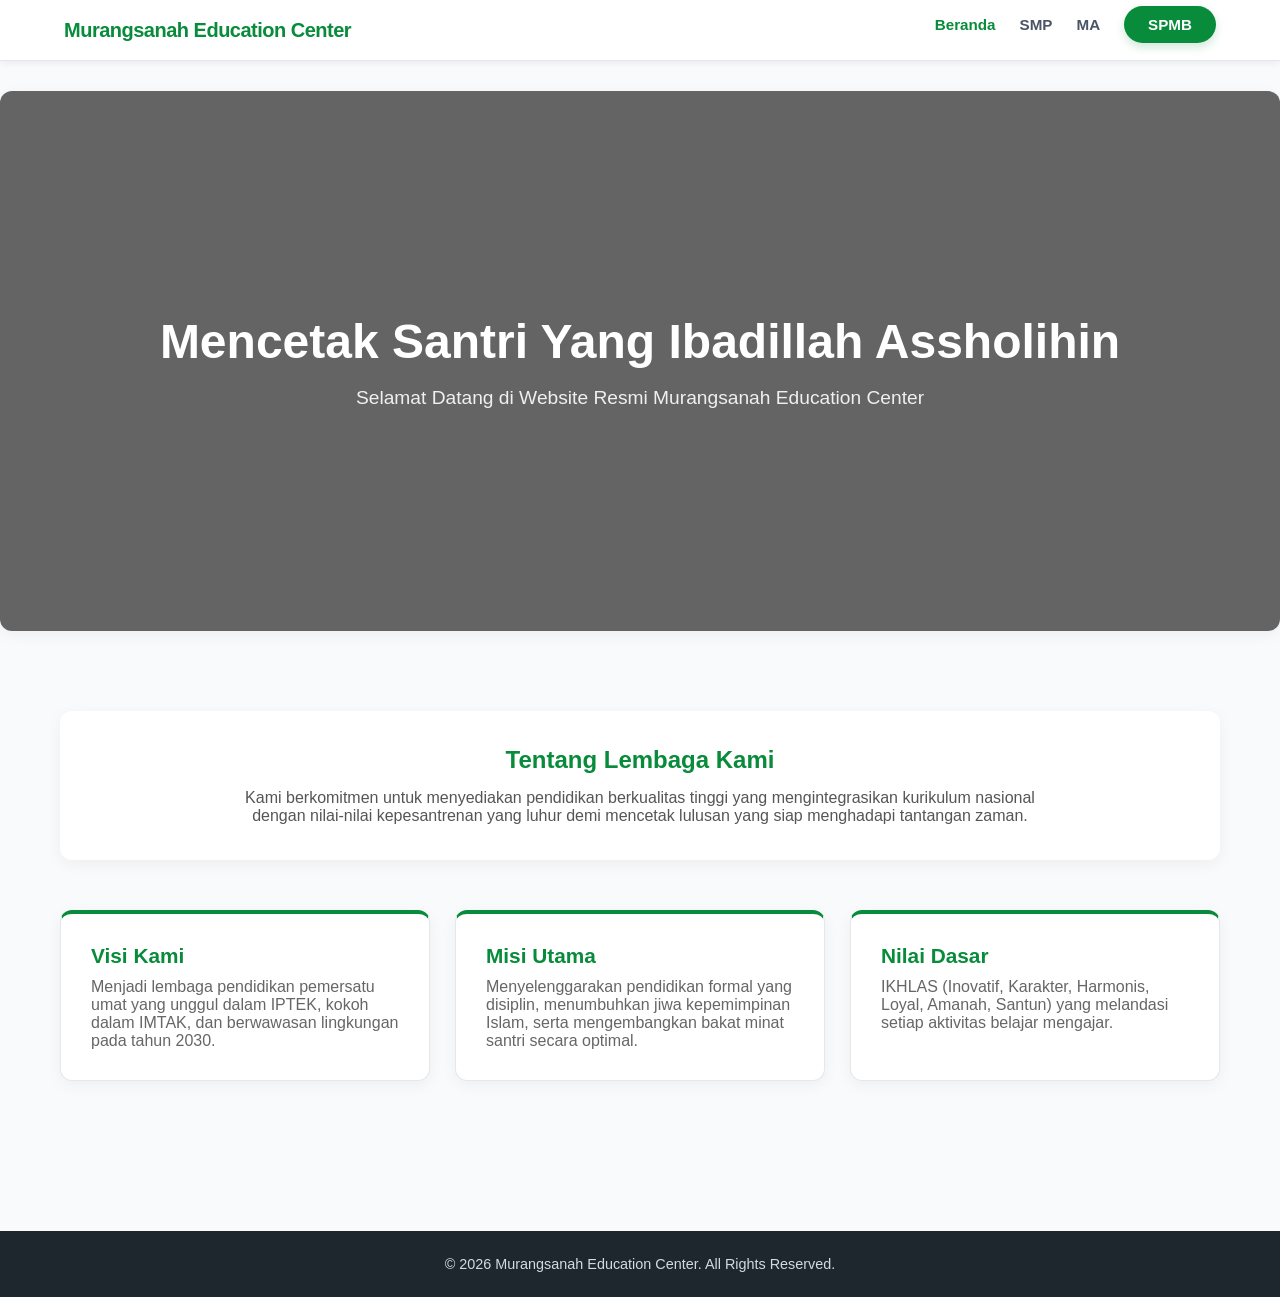
<file: index.html>
<!DOCTYPE html>
<html lang="id">
<head>
    <meta charset="UTF-8">
    <meta name="viewport" content="width=device-width, initial-scale=1.0">
    <title>Murangsanah Education Center</title>
    <link rel="stylesheet" href="style.css">
</head>
<body>

    <!-- NAVBAR -->
    <header>
        <nav class="navbar">
            <div class="logo">
                <a href="index.html">Murangsanah Education Center</a>
            </div>
            
            <!-- Tombol Hamburger Tambahan -->
            <button class="menu-toggle">
                <span></span>
                <span></span>
                <span></span>
            </button>

            <ul class="nav-links">
                <li><a href="index.html" class="active">Beranda</a></li>
                <li><a href="smp.html">SMP</a></li>
                <li><a href="ma.html">MA</a></li>
                <li><a href="spmb.html" class="btn-spmb">SPMB</a></li>
            </ul>
        </nav>
    </header>

    <!-- HERO SECTION -->
    <section class="hero">
        <h1>Mencetak Santri Yang Ibadillah Assholihin</h1>
        <p>Selamat Datang di Website Resmi Murangsanah Education Center</p>
    </section>

    <!-- IDENTITAS LEMBAGA -->
    <main class="container">
        <section style="text-align: center; margin-bottom: 50px;">
            <h2 style="color: var(--primary-green); margin-bottom: 15px;">Tentang Lembaga Kami</h2>
            <p style="max-width: 800px; margin: 0 auto; color: #555;">Kami berkomitmen untuk menyediakan pendidikan berkualitas tinggi yang mengintegrasikan kurikulum nasional dengan nilai-nilai kepesantrenan yang luhur demi mencetak lulusan yang siap menghadapi tantangan zaman.</p>
        </section>

        <!-- VISI MISI -->
        <div class="grid-3">
            <div class="card">
                <h3>Visi Kami</h3>
                <p style="margin-top: 10px; color: #666;">Menjadi lembaga pendidikan pemersatu umat yang unggul dalam IPTEK, kokoh dalam IMTAK, dan berwawasan lingkungan pada tahun 2030.</p>
            </div>
            <div class="card">
                <h3>Misi Utama</h3>
                <p style="margin-top: 10px; color: #666;">Menyelenggarakan pendidikan formal yang disiplin, menumbuhkan jiwa kepemimpinan Islam, serta mengembangkan bakat minat santri secara optimal.</p>
            </div>
            <div class="card">
                <h3>Nilai Dasar</h3>
                <p style="margin-top: 10px; color: #666;">IKHLAS (Inovatif, Karakter, Harmonis, Loyal, Amanah, Santun) yang melandasi setiap aktivitas belajar mengajar.</p>
            </div>
        </div>
    </main>

    <footer>
        <p>&copy; 2026 Murangsanah Education Center. All Rights Reserved.</p>
    </footer>

    <!-- Script Hamburger -->
    <script>
        const menuToggle = document.querySelector('.menu-toggle');
        const navLinks = document.querySelector('.nav-links');

        menuToggle.addEventListener('click', () => {
            menuToggle.classList.toggle('active');
            navLinks.classList.toggle('active');
        });
    </script>
</body>
</html>
</file>
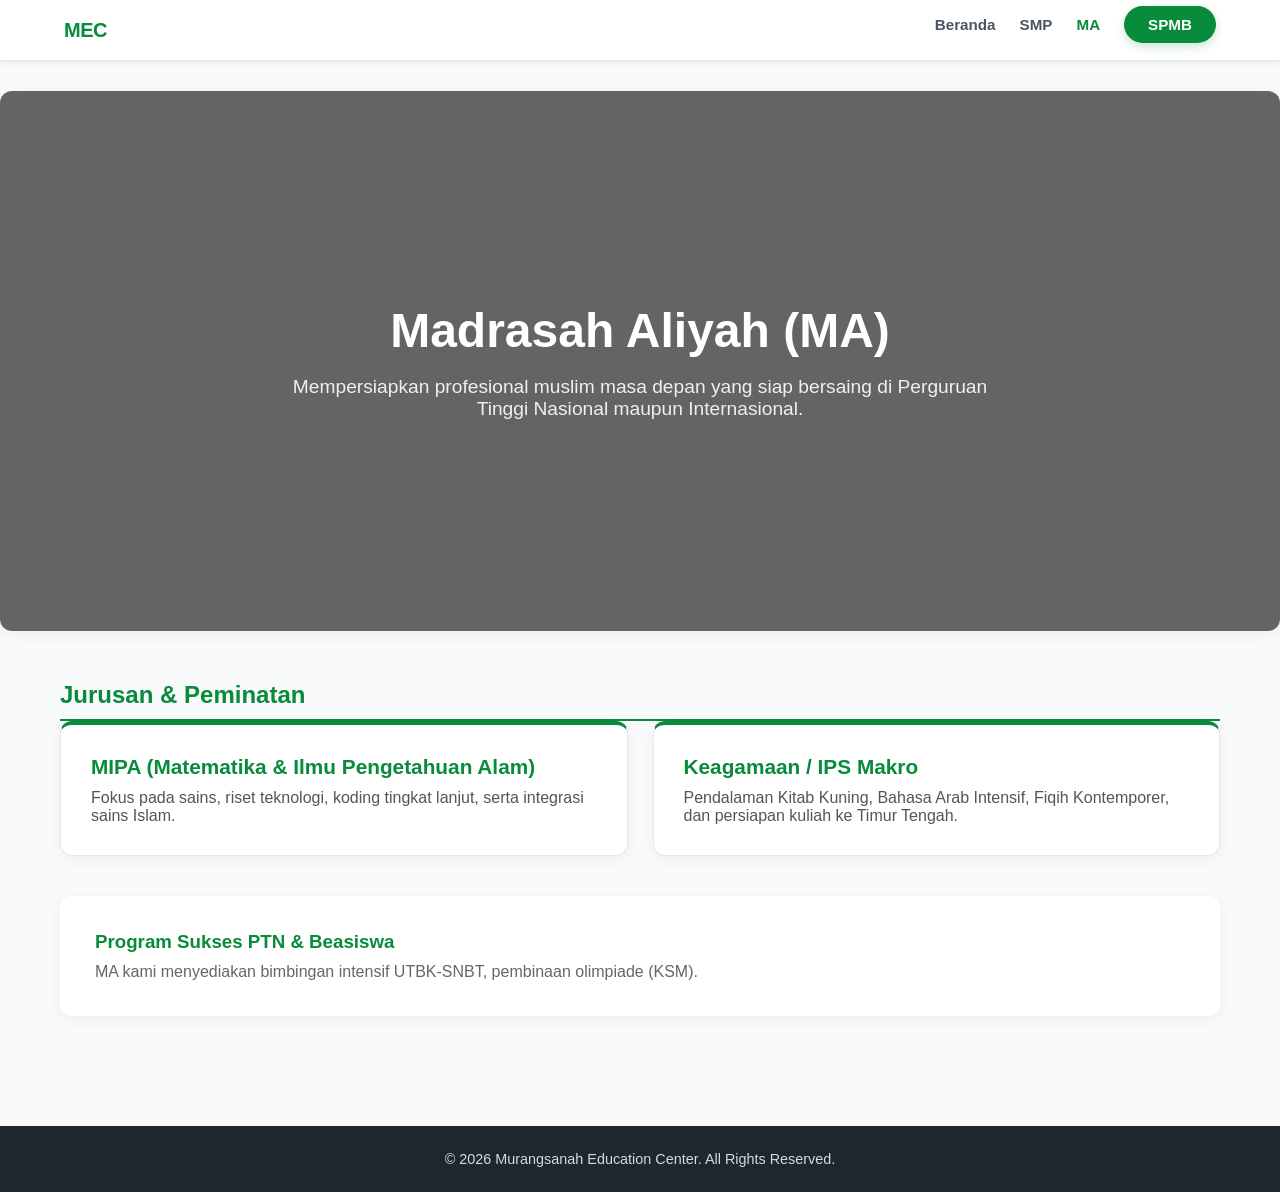
<file: ma.html>
<!DOCTYPE html>
<html lang="id">
<head>
    <meta charset="UTF-8">
    <meta name="viewport" content="width=device-width, initial-scale=1.0">
    <title>Informasi Lengkap MA</title>
    <link rel="stylesheet" href="style.css">
</head>
<body>

    <header>
        <nav class="navbar">
            <div class="logo"><a href="index.html">MEC</a></div>
            
            <!-- Tombol Hamburger Tambahan -->
            <button class="menu-toggle">
                <span></span>
                <span></span>
                <span></span>
            </button>

            <ul class="nav-links">
                <li><a href="index.html">Beranda</a></li>
                <li><a href="smp.html">SMP</a></li>
                <li><a href="ma.html" class="active">MA</a></li>
                <li><a href="spmb.html" class="btn-spmb">SPMB</a></li>
            </ul>
        </nav>
    </header>

    <section class="hero">
        <h1>Madrasah Aliyah (MA)</h1>
        <p>Mempersiapkan profesional muslim masa depan yang siap bersaing di Perguruan Tinggi Nasional maupun Internasional.</p>
    </section>

    <main class="container">
        <h2 style="color: var(--primary-green); border-bottom: 2px solid var(--primary-green); padding-bottom: 10px;">Jurusan & Peminatan</h2>
        
        <div class="grid-3" style="grid-template-columns: repeat(auto-fit, minmax(400px, 1fr));">
            <div class="card">
                <h3>MIPA (Matematika & Ilmu Pengetahuan Alam)</h3>
                <p style="margin-top:10px; color:#555;">Fokus pada sains, riset teknologi, koding tingkat lanjut, serta integrasi sains Islam.</p>
            </div>
            <div class="card">
                <h3>Keagamaan / IPS Makro</h3>
                <p style="margin-top:10px; color:#555;">Pendalaman Kitab Kuning, Bahasa Arab Intensif, Fiqih Kontemporer, dan persiapan kuliah ke Timur Tengah.</p>
            </div>
        </div>

        <section style="margin-top: 30px;">
            <h3 style="color: var(--primary-green);">Program Sukses PTN & Beasiswa</h3>
            <p style="color: #666; margin-top: 10px;">MA kami menyediakan bimbingan intensif UTBK-SNBT, pembinaan olimpiade (KSM).</p>
        </section>
    </main>

    <footer>
        <p>&copy; 2026 Murangsanah Education Center. All Rights Reserved.</p>
    </footer>

    <!-- Script Hamburger -->
    <script>
        const menuToggle = document.querySelector('.menu-toggle');
        const navLinks = document.querySelector('.nav-links');

        menuToggle.addEventListener('click', () => {
            menuToggle.classList.toggle('active');
            navLinks.classList.toggle('active');
        });
    </script>
</body>
</html>
</file>
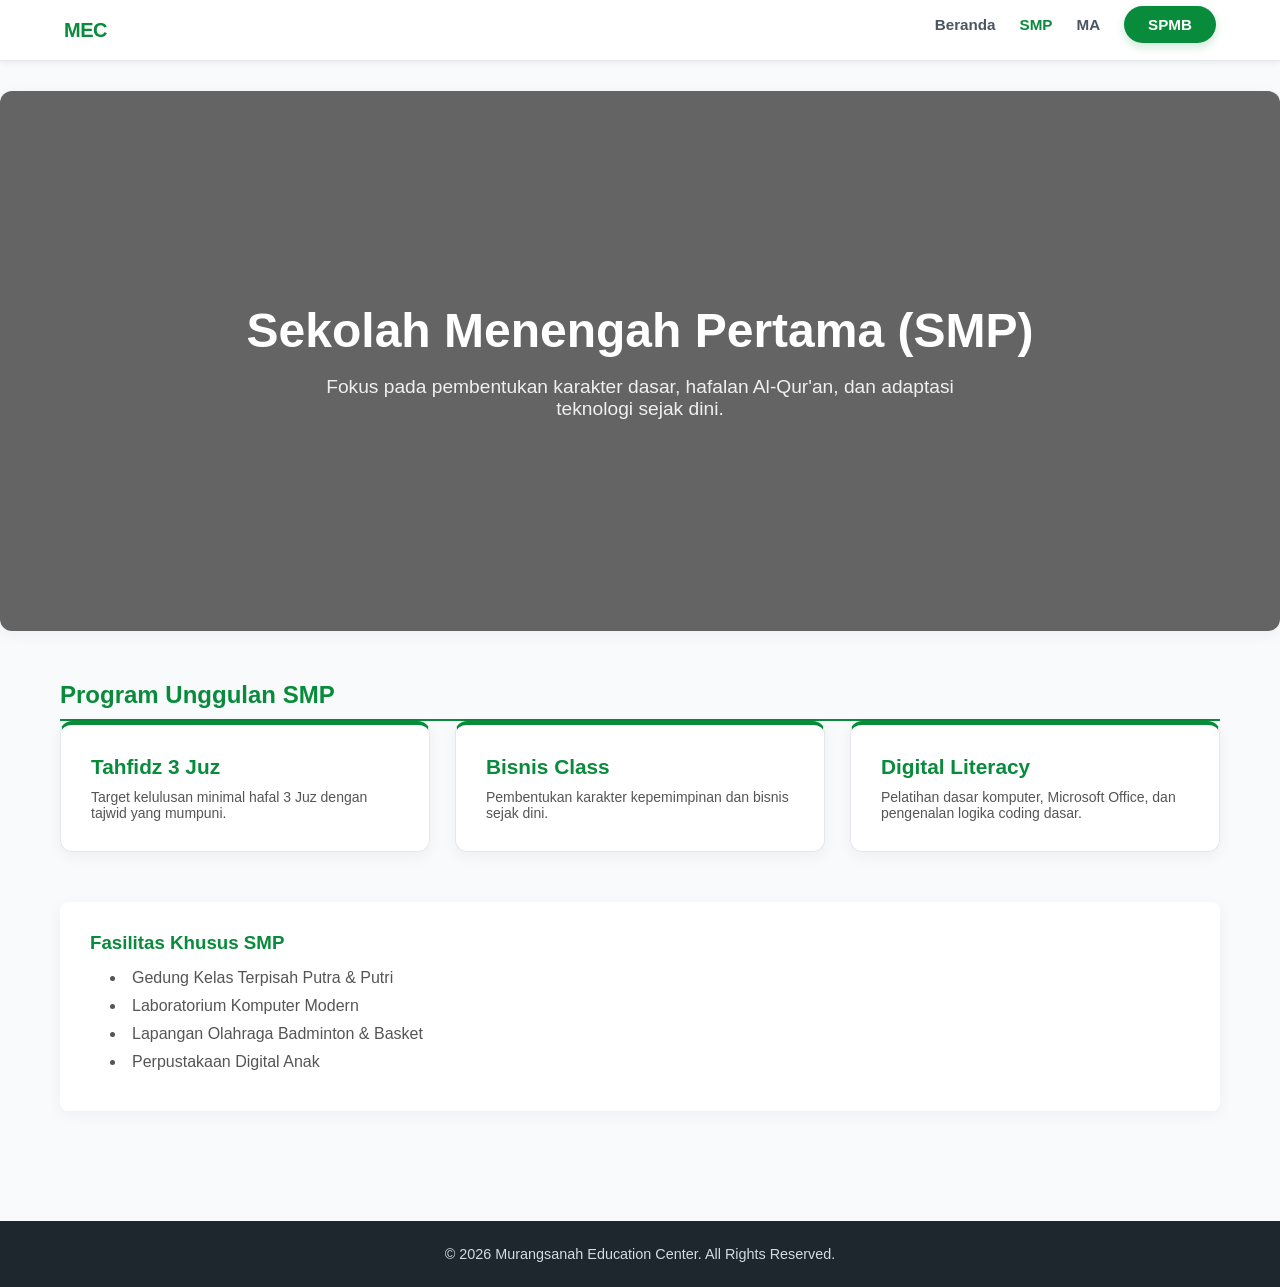
<file: smp.html>
<!DOCTYPE html>
<html lang="id">
<head>
    <meta charset="UTF-8">
    <meta name="viewport" content="width=device-width, initial-scale=1.0">
    <title>Informasi Lengkap SMP</title>
    <link rel="stylesheet" href="style.css">
</head>
<body>

    <header>
        <nav class="navbar">
            <div class="logo"><a href="index.html">MEC</a></div>
            
            <!-- Tombol Hamburger Tambahan -->
            <button class="menu-toggle">
                <span></span>
                <span></span>
                <span></span>
            </button>

            <ul class="nav-links">
                <li><a href="index.html">Beranda</a></li>
                <li><a href="smp.html" class="active">SMP</a></li>
                <li><a href="ma.html">MA</a></li>
                <li><a href="spmb.html" class="btn-spmb">SPMB</a></li>
            </ul>
        </nav>
    </header>

    <section class="hero">
        <h1>Sekolah Menengah Pertama (SMP)</h1>
        <p>Fokus pada pembentukan karakter dasar, hafalan Al-Qur'an, dan adaptasi teknologi sejak dini.</p>
    </section>

    <main class="container">
        <h2 style="color: var(--primary-green); border-bottom: 2px solid var(--primary-green); padding-bottom: 10px;">Program Unggulan SMP</h2>
        
        <div class="grid-3">
            <div class="card">
                <h4>Tahfidz 3 Juz</h4>
                <p style="font-size: 14px; margin-top: 5px; color:#555;">Target kelulusan minimal hafal 3 Juz dengan tajwid yang mumpuni.</p>
            </div>
            <div class="card">
                <h4>Bisnis Class</h4>
                <p style="font-size: 14px; margin-top: 5px; color:#555;">Pembentukan karakter kepemimpinan dan bisnis sejak dini.</p>
            </div>
            <div class="card">
                <h4>Digital Literacy</h4>
                <p style="font-size: 14px; margin-top: 5px; color:#555;">Pelatihan dasar komputer, Microsoft Office, dan pengenalan logika coding dasar.</p>
            </div>
        </div>

        <section style="margin-top: 50px; background: white; padding: 30px; border-radius: 8px;">
            <h3 style="color: var(--primary-green); margin-bottom: 15px;">Fasilitas Khusus SMP</h3>
            <ul style="padding-left: 20px; color: #555;">
                <li>Gedung Kelas Terpisah Putra & Putri</li>
                <li>Laboratorium Komputer Modern</li>
                <li>Lapangan Olahraga Badminton & Basket</li>
                <li>Perpustakaan Digital Anak</li>
            </ul>
        </section>
    </main>

    <footer>
        <p>&copy; 2026 Murangsanah Education Center. All Rights Reserved.</p>
    </footer>

    <!-- Script Hamburger -->
    <script>
        const menuToggle = document.querySelector('.menu-toggle');
        const navLinks = document.querySelector('.nav-links');

        menuToggle.addEventListener('click', () => {
            menuToggle.classList.toggle('active');
            navLinks.classList.toggle('active');
        });
    </script>
</body>
</html>
</file>
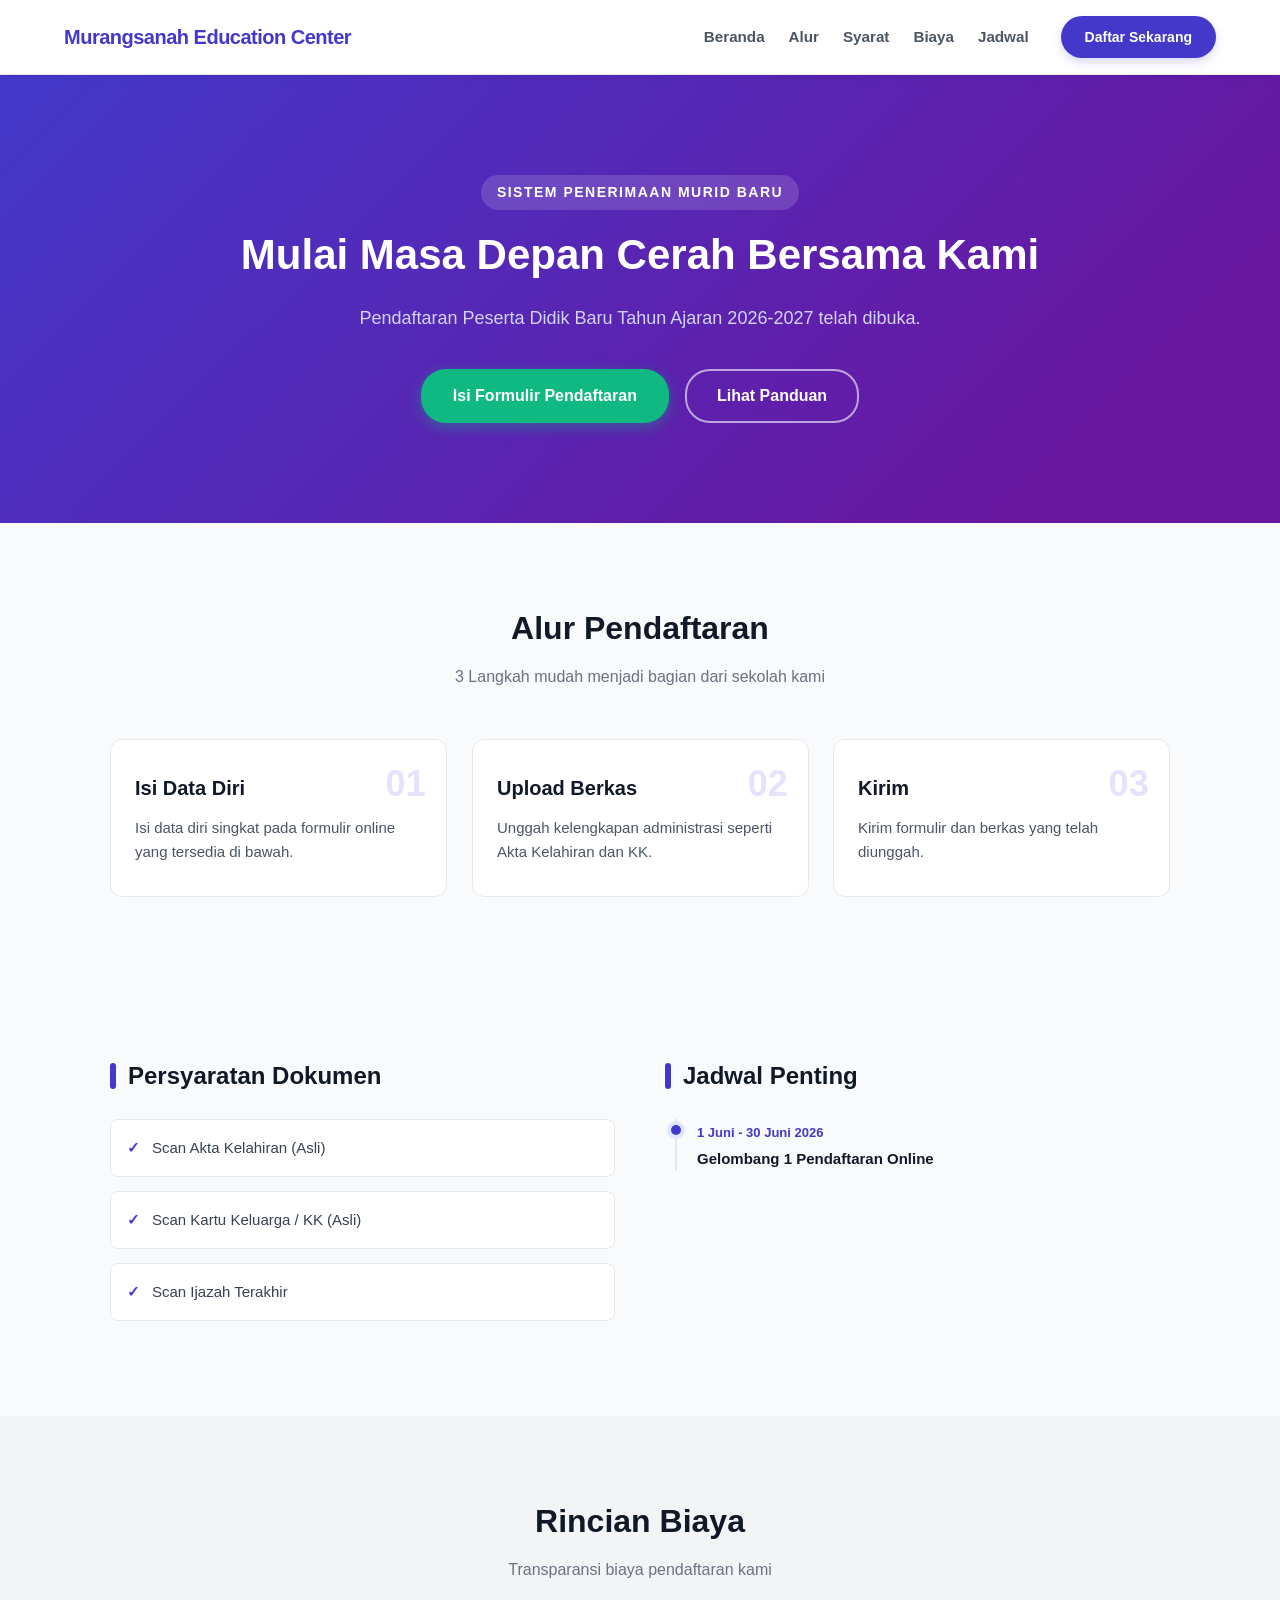
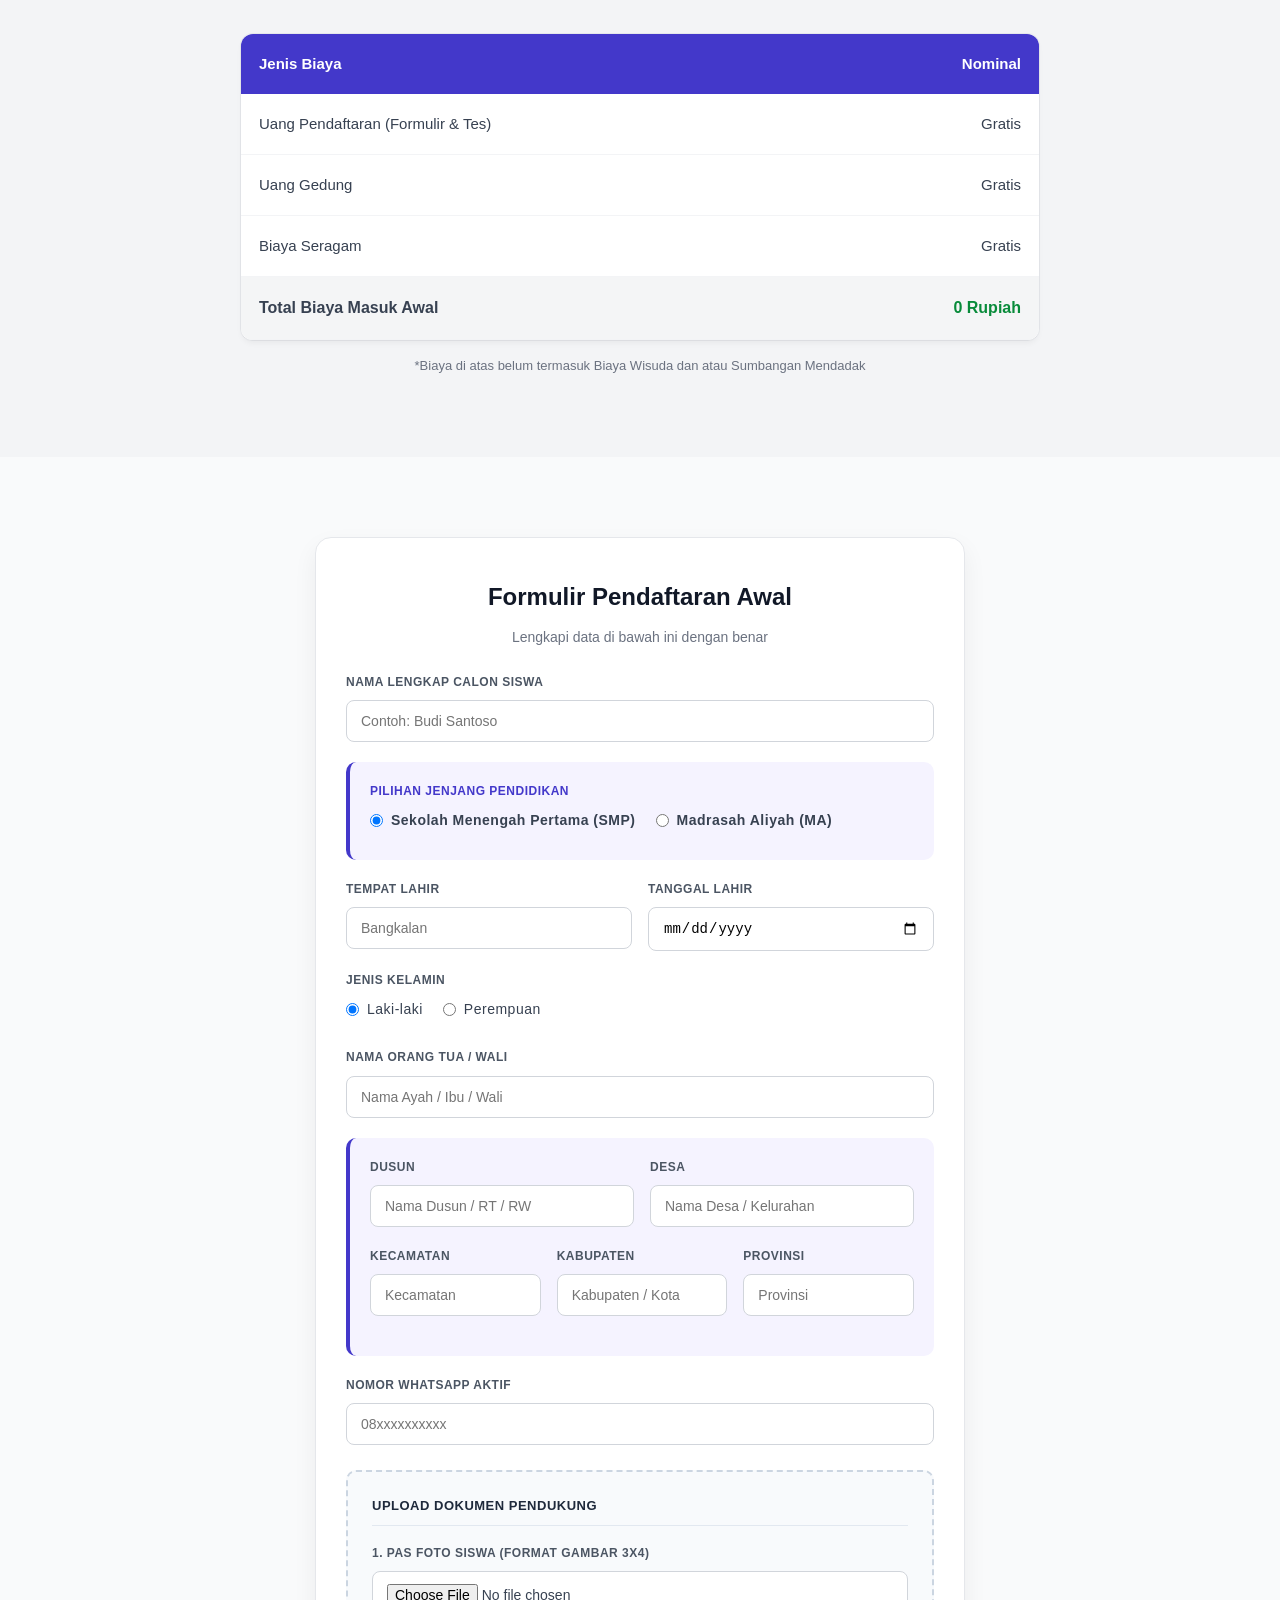
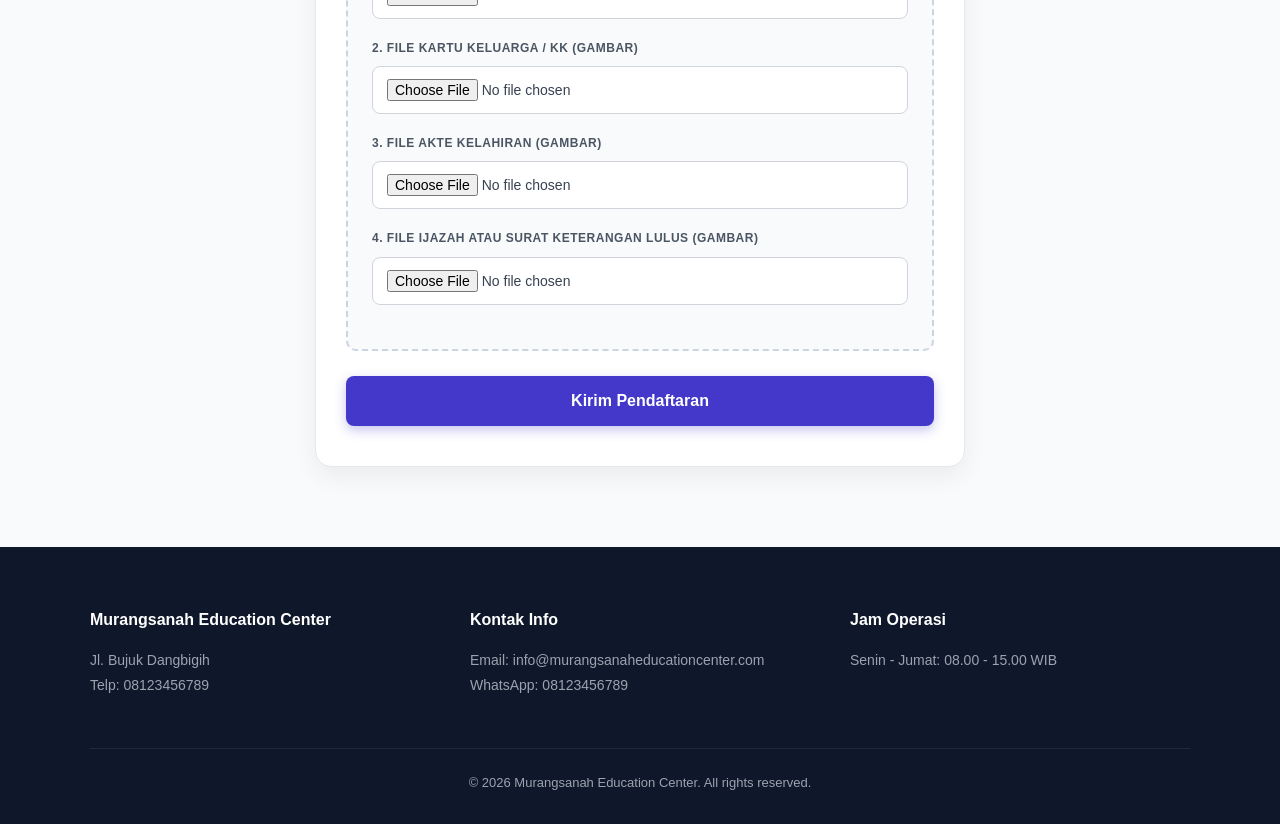
<file: spmb.html>
<!DOCTYPE html>
<html lang="id">
<head>
    <meta charset="UTF-8">
    <meta name="viewport" content="width=device-width, initial-scale=1.0">
    <title>Pendaftaran Murid Baru - Tahun Ajaran 2026/2027</title>
    
    <style>
        /* ==========================================================================
        RESET & VARIABEL GLOBAL
        ========================================================================== */
        :root {
            --primary-indigo: #4338ca;
            --primary-gradient: linear-gradient(135deg, #4338ca 0%, #6916a0 85%);
            --dark-text: #374151;
            --light-bg: #f9fafb;
            --success-color: #088b3a;
            
            /* Menambahkan variabel pelengkap navbar yang sebelumnya kosong */
            --white: #ffffff;
            --dark: #111827;
            --border: #e5e7eb;
            --text-main: #4b5563;
            --transition: all 0.3s cubic-bezier(0.4, 0, 0.2, 1);
        }

        * {
            margin: 0;
            padding: 0;
            box-sizing: border-box;
        }

        html, body {
            width: 100%;
            overflow-x: hidden; /* Mengunci halaman agar tidak bisa digeser ke kanan */
        }

        html {
            scroll-behavior: smooth;
            font-family: 'Segoe UI', Roboto, Helvetica, Arial, sans-serif;
        }

        body {
            background-color: var(--light-bg);
            color: var(--dark-text);
            line-height: 1.6;
            position: relative;
        }

        /* ==========================================================================
        KEYFRAMES ANIMASI (MURNI CSS)
        ========================================================================== */
        @keyframes fadeInDown {
            from { opacity: 0; transform: translateY(-20px); }
            to { opacity: 1; transform: translateY(0); }
        }

        @keyframes fadeInUp {
            from { opacity: 0; transform: translateY(30px); }
            to { opacity: 1; transform: translateY(0); }
        }

        @keyframes fadeInLeft {
            from { opacity: 0; transform: translateX(-30px); }
            to { opacity: 1; transform: translateX(0); }
        }

        @keyframes fadeInRight {
            from { opacity: 0; transform: translateX(30px); }
            to { opacity: 1; transform: translateX(0); }
        }
        
        /* SYSTEM ANIMASI */
        .animate-on-scroll {
            opacity: 0;
            will-change: transform, opacity;
        }

        .navbar {
            animation: fadeInDown 0.6s ease-out forwards;
        }

        /* Hero Animation Load */
        .hero-tag { animation: fadeInUp 0.6s ease-out 0.1s forwards; }
        .hero h1 { animation: fadeInUp 0.6s ease-out 0.2s forwards; }
        .hero p { animation: fadeInUp 0.6s ease-out 0.3s forwards; }
        .hero-buttons { animation: fadeInUp 0.6s ease-out 0.4s forwards; }

        /* Trigger JS classes */
        .is-visible.fade-in-up { animation: fadeInUp 0.8s cubic-bezier(0.16, 1, 0.3, 1) forwards; }
        .is-visible.fade-in-left { animation: fadeInLeft 0.8s cubic-bezier(0.16, 1, 0.3, 1) forwards; }
        .is-visible.fade-in-right { animation: fadeInRight 0.8s cubic-bezier(0.16, 1, 0.3, 1) forwards; }

        .is-visible.alur-card:nth-child(1) { animation-delay: 0.1s; }
        .is-visible.alur-card:nth-child(2) { animation-delay: 0.3s; }
        .is-visible.alur-card:nth-child(3) { animation-delay: 0.5s; }

        /* ==========================================================================
        RESPONSIVE NAVBAR (MODERN HAMBURGER MENU)
        ========================================================================== */
        .navbar {
            background-color: rgba(255, 255, 255, 0.95);
            backdrop-filter: blur(10px);
            position: sticky;
            top: 0;
            z-index: 1000;
            border-bottom: 1px solid var(--border);
            box-shadow: 0 4px 6px -1px rgba(0, 0, 0, 0.05);
        }

        .nav-container {
            max-width: 1200px;
            margin: 0 auto;
            padding: 16px 24px;
            display: flex;
            justify-content: space-between;
            align-items: center;
        }

        .logo-text {
            font-weight: 800;
            font-size: 1.25rem;
            color: var(--primary-indigo);
            letter-spacing: -0.5px;
            transition: var(--transition);
        }

        .nav-right-wrapper {
            display: flex;
            align-items: center;
            gap: 32px;
        }

        .nav-menu {
            display: flex;
            gap: 24px;
        }

        .nav-menu a {
            text-decoration: none;
            color: var(--text-main);
            font-weight: 600;
            font-size: 0.95rem;
            transition: var(--transition);
        }

        .nav-menu a:hover {
            color: var(--primary-indigo);
        }

        .btn-nav-daftar {
            text-decoration: none;
            background-color: var(--primary-indigo);
            color: var(--white);
            padding: 10px 24px;
            border-radius: 9999px;
            font-weight: 600;
            font-size: 14px;
            box-shadow: 0 4px 10px rgba(67, 56, 202, 0.2);
            transition: var(--transition);
            text-align: center;
        }

        .btn-nav-daftar:hover {
            background-color: #312e81;
            transform: scale(1.03);
        }

        /* Tombol Hamburger */
        .menu-toggle {
            display: none;
            flex-direction: column;
            justify-content: space-between;
            width: 24px;
            height: 18px;
            background: transparent;
            border: none;
            cursor: pointer;
            z-index: 1001;
        }

        .menu-toggle span {
            width: 100%;
            height: 3px;
            background-color: var(--dark);
            border-radius: 2px;
            transition: var(--transition);
        }

        /* Animasi Hamburger jadi (X) */
        .menu-toggle.active span:nth-child(1) {
            transform: translateY(7.5px) rotate(45deg);
        }
        .menu-toggle.active span:nth-child(2) {
            opacity: 0;
        }
        .menu-toggle.active span:nth-child(3) {
            transform: translateY(-7.5px) rotate(-45deg);
        }

        /* ==========================================================================
        HERO SECTION
        ========================================================================== */
        .hero {
            background: var(--primary-gradient);
            color: #ffffff;
            padding: 100px 20px;
            text-align: center;
        }

        .hero-container {
            max-width: 800px;
            margin: 0 auto;
        }

        .hero-tag {
            background-color: rgba(255, 255, 255, 0.15);
            color: #ffffff;
            font-size: 14px;
            font-weight: 700;
            text-transform: uppercase;
            letter-spacing: 1.5px;
            padding: 6px 16px;
            border-radius: 9999px;
            display: inline-block;
            margin-bottom: 20px;
            opacity: 0;
        }

        .hero h1, .hero p, .hero-buttons { opacity: 0; }

        .hero h1 {
            font-size: 42px;
            font-weight: 800;
            line-height: 1.2;
            margin-bottom: 24px;
        }

        .hero p {
            font-size: 18px;
            color: rgba(224, 231, 255, 0.9);
            margin-bottom: 36px;
        }

        .hero-buttons {
            display: flex;
            justify-content: center;
            gap: 16px;
            flex-wrap: wrap;
        }

        .btn-primary {
            background-color: #10b981;
            color: #ffffff;
            padding: 14px 32px;
            border-radius: 25px;
            text-decoration: none;
            font-weight: 700;
            transition: all 0.2s;
            cursor: pointer;
            border: none;
            box-shadow: 0 4px 14px rgba(16, 185, 129, 0.4);
        }

        .btn-primary:hover {
            background-color: #059669;
            transform: translateY(-2px);
        }

        .btn-secondary {
            border: 2px solid rgba(255, 255, 255, 0.6);
            color: #ffffff;
            padding: 12px 30px;
            border-radius: 25px;
            text-decoration: none;
            font-weight: 600;
            transition: all 0.2s;
        }

        .btn-secondary:hover {
            background-color: rgba(255, 255, 255, 0.1);
            border-color: #ffffff;
            transform: translateY(-2px);
        }

        /* ==========================================================================
        SEKTOR SECTION UTAMA
        ========================================================================== */
        .section-container {
            max-width: 1100px;
            margin: 0 auto;
            padding: 80px 20px;
        }

        .section-center {
            text-align: center;
            margin-bottom: 50px;
        }

        .section-title {
            font-size: 32px;
            font-weight: 700;
            color: #111827;
        }

        .section-subtitle {
            color: #6b7280;
            margin-top: 10px;
            font-size: 16px;
        }

        /* Alur Kartu */
        .alur-grid {
            display: grid;
            grid-template-columns: repeat(auto-fit, minmax(280px, 1fr));
            gap: 25px;
        }

        .alur-card {
            background-color: #ffffff;
            padding: 32px 24px;
            border-radius: 12px;
            border: 1px solid #e5e7eb;
            position: relative;
            transition: all 0.3s ease;
        }

        .alur-card:hover {
            transform: translateY(-5px);
            box-shadow: 0 10px 25px rgba(0, 0, 0, 0.05);
            border-color: var(--primary-indigo);
        }

        .alur-number {
            font-size: 36px;
            font-weight: 700;
            color: rgba(79, 70, 229, 0.15);
            position: absolute;
            top: 15px;
            right: 20px;
        }

        .alur-card h3 {
            font-size: 20px;
            font-weight: 700;
            margin-bottom: 12px;
            color: #111827;
        }

        .alur-card p {
            font-size: 15px;
            color: #4b5563;
        }

        /* Syarat & Jadwal Grid */
        .info-grid {
            display: grid;
            grid-template-columns: repeat(auto-fit, minmax(300px, 1fr));
            gap: 50px;
        }

        .info-title {
            font-size: 24px;
            font-weight: 700;
            color: #111827;
            margin-bottom: 24px;
            display: flex;
            align-items: center;
            gap: 12px;
        }

        .info-title::before {
            content: "";
            display: inline-block;
            width: 6px;
            height: 26px;
            background-color: var(--primary-indigo);
            border-radius: 9999px;
        }

        .syarat-list {
            list-style: none;
        }

        .syarat-item {
            background-color: #ffffff;
            padding: 16px;
            border-radius: 8px;
            border: 1px solid #e5e7eb;
            margin-bottom: 14px;
            display: flex;
            gap: 12px;
            font-size: 15px;
            align-items: center;
            transition: all 0.2s;
        }

        .syarat-item:hover {
            transform: translateX(4px);
            border-color: var(--primary-indigo);
        }

        .check-icon {
            color: var(--primary-indigo);
            font-weight: bold;
        }

        /* Garis Waktu / Jadwal */
        .timeline {
            border-left: 2px solid #e5e7eb;
            padding-left: 20px;
            margin-left: 10px;
        }

        .timeline-item {
            position: relative;
            margin-bottom: 24px;
        }

        .timeline-dot {
            position: absolute;
            left: -26px;
            top: 6px;
            width: 10px;
            height: 10px;
            border-radius: 50%;
            background-color: var(--primary-indigo);
            box-shadow: 0 0 0 4px #e0e7ff;
        }

        .timeline-date {
            font-size: 13px;
            font-weight: 700;
            color: var(--primary-indigo);
        }

        .timeline-text {
            font-size: 15px;
            font-weight: 600;
            color: #111827;
            margin-top: 2px;
        }

        /* Tabel Biaya */
        .bg-biaya {
            background-color: #f3f4f6;
        }

        .table-wrapper {
            overflow-x: auto;
            width: 100%;
            border-radius: 12px;
            box-shadow: 0 4px 6px -1px rgba(0, 0, 0, 0.05);
        }

        .table-container {
            max-width: 800px;
            margin: 0 auto;
            background-color: #ffffff;
            border: 1px solid #e5e7eb;
            border-radius: 12px;
        }

        table {
            width: 100%;
            border-collapse: collapse;
            text-align: left;
            font-size: 15px;
            min-width: 500px;
        }

        th {
            background-color: var(--primary-indigo);
            color: #ffffff;
            padding: 18px;
            font-weight: 600;
        }

        td {
            padding: 18px;
            border-bottom: 1px solid #f3f4f6;
        }

        .text-right {
            text-align: right;
        }

        .row-total {
            background-color: rgba(243, 244, 246, 0.9);
            font-weight: 700;
            font-size: 16px;
        }

        .row-total td:last-child {
            color: var(--success-color);
        }

        .biaya-note {
            font-size: 13px;
            color: #6b7280;
            margin-top: 16px;
            text-align: center;
        }

        /* ==========================================================================
        FORMULIR PENDAFTARAN
        ========================================================================== */
        .form-container {
            max-width: 650px;
            margin: 0 auto;
            background-color: #ffffff;
            padding: 40px 30px;
            border-radius: 16px;
            box-shadow: 0 10px 25px rgba(0, 0, 0, 0.06);
            border: 1px solid #e5e7eb;
        }

        .form-group {
            margin-bottom: 20px;
        }

        .form-row {
            display: grid;
            grid-template-columns: repeat(auto-fit, minmax(200px, 1fr));
            gap: 16px;
        }

        .form-row-3 {
            display: grid;
            grid-template-columns: repeat(auto-fit, minmax(150px, 1fr));
            gap: 16px;
        }

        .form-row-all {
            background-color: #f5f3ff;
            padding: 20px;
            border-radius: 10px;
            margin: 20px 0;
            border-left: 4px solid var(--primary-indigo);
        }

        label {
            display: block;
            font-size: 12px;
            font-weight: 700;
            text-transform: uppercase;
            letter-spacing: 0.5px;
            color: #4b5563;
            margin-bottom: 8px;
        }

        input[type="text"],
        input[type="date"],
        input[type="tel"],
        input[type="file"] {
            width: 100%;
            padding: 12px 14px;
            border-radius: 8px;
            border: 1px solid #d1d5db;
            font-size: 14px;
            outline: none;
            transition: all 0.2s ease;
            background-color: #fff;
        }

        input:focus {
            border-color: var(--primary-indigo);
            box-shadow: 0 0 0 3px rgba(67, 56, 202, 0.15);
        }

        .radio-group {
            display: flex;
            gap: 20px;
            margin-top: 8px;
            flex-wrap: wrap;
        }

        .radio-label {
            display: flex;
            align-items: center;
            gap: 8px;
            font-size: 14px;
            text-transform: none;
            font-weight: 500;
            color: #374151;
            cursor: pointer;
        }

        .box-jenjang {
            background-color: #f5f3ff;
            padding: 20px;
            border-radius: 10px;
            margin: 20px 0;
            border-left: 4px solid var(--primary-indigo);
        }

        .btn-submit {
            width: 100%;
            background-color: var(--primary-indigo);
            color: #ffffff;
            font-weight: 700;
            padding: 16px;
            border-radius: 8px;
            border: none;
            cursor: pointer;
            font-size: 16px;
            transition: all 0.2s;
            margin-top: 10px;
            box-shadow: 0 4px 12px rgba(67, 56, 202, 0.3);
        }

        .btn-submit:hover {
            background-color: #312e81;
            transform: translateY(-1px);
        }

        .btn-submit:disabled {
            background-color: #9ca3af;
            cursor: not-allowed;
            box-shadow: none;
        }

        /* Kotak Khusus Berkas Dokumen */
        .box-dokumen {
            background-color: #f8fafc;
            border: 2px dashed #cbd5e1;
            padding: 24px;
            border-radius: 10px;
            margin: 25px 0 15px 0;
        }

        .box-dokumen-title {
            font-size: 13px;
            font-weight: 700;
            color: #1e293b;
            text-transform: uppercase;
            margin-bottom: 18px;
            border-bottom: 1px solid #e2e8f0;
            padding-bottom: 8px;
            letter-spacing: 0.5px;
        }

        /* ==========================================================================
        FOOTER
        ========================================================================== */
        footer {
            background-color: #0f172a;
            color: #9ca3af;
            padding: 60px 20px 30px 20px;
            font-size: 14px;
        }

        .footer-container {
            max-width: 1100px;
            margin: 0 auto;
            display: grid;
            grid-template-columns: repeat(auto-fit, minmax(250px, 1fr));
            gap: 40px;
        }

        footer h4 {
            color: #ffffff;
            font-weight: 700;
            margin-bottom: 16px;
            font-size: 16px;
        }

        footer p {
            line-height: 1.8;
        }

        .footer-copyright {
            max-width: 1100px;
            margin: 50px auto 0 auto;
            text-align: center;
            font-size: 13px;
            padding-top: 24px;
            border-top: 1px solid #1e293b;
        }

        /* ==========================================================================
        MEDIA QUERIES (RESPONSIVITAS PERANGKAT - BERES & ANTI-GESER)
        ========================================================================== */
        
        /* HP & Tablet (Maksimal 768px) */
        @media (max-width: 768px) {
            .nav-container {
                display: flex;
                flex-direction: row; /* Pertahankan sebaris untuk logo & hamburger */
                justify-content: space-between;
                align-items: center;
                padding: 16px;
                width: 100%;
            }

            .logo-text {
                font-size: 1.05rem; /* Perkecil nama instansi agar muat di HP */
                white-space: nowrap;
                overflow: hidden;
                text-overflow: ellipsis;
                max-width: 70vw; /* Batasi lebar teks agar tidak menabrak hamburger */
                display: block;
            }

            .menu-toggle {
                display: flex; /* Aktifkan hamburger */
            }

            /* Perbaikan sistem geser menu samping (Menggunakan transform aman) */
            .nav-right-wrapper {
                position: fixed;
                top: 0;
                right: 0; 
                width: 270px;
                height: 100vh;
                background-color: var(--white);
                box-shadow: -4px 0 15px rgba(0,0,0,0.1);
                flex-direction: column;
                align-items: flex-start;
                justify-content: flex-start;
                padding: 100px 30px;
                gap: 35px;
                z-index: 999;
                
                /* Sembunyikan dengan transform + visibility (Anti-bocor / Anti-geser) */
                transform: translateX(100%);
                visibility: hidden;
                transition: transform 0.4s cubic-bezier(0.4, 0, 0.2, 1), visibility 0.4s;
            }

            /* Ketika menu hamburger aktif */
            .nav-right-wrapper.active {
                transform: translateX(0);
                visibility: visible;
            }

            .nav-menu {
                flex-direction: column;
                gap: 25px;
                width: 100%;
            }

            .nav-menu a {
                font-size: 1.1rem;
                display: block;
                width: 100%;
                padding: 4px 0;
            }

            .btn-nav-daftar {
                width: 100%;
                padding: 14px;
                border-radius: 8px;
            }

            .hero h1 {
                font-size: 32px;
            }
            .hero p {
                font-size: 16px;
            }
            .section-container {
                padding: 50px 20px;
            }
            .section-title {
                font-size: 26px;
            }
        }

        /* HP Layar Kecil (Maksimal 480px) */
        @media (max-width: 480px) {
            .hero {
                padding: 60px 15px;
            }
            .hero h1 {
                font-size: 26px;
            }
            .hero-buttons {
                flex-direction: column;
                width: 100%;
            }
            .btn-primary, .btn-secondary {
                width: 100%;
                text-align: center;
            }
            .form-container {
                padding: 25px 15px;
            }
            
            /* Ubah susunan form row dari grid menyamping menjadi baris tunggal ke bawah di HP */
            .form-row, .form-row-3 {
                grid-template-columns: 1fr;
                gap: 0;
            }
            
            .form-row-all {
                padding: 15px 10px;
            }
            .radio-group {
                flex-direction: column;
                gap: 10px;
            }
            /* Menghindari translasi ekstrem animasi di mobile */
            .animate-on-scroll {
                transform: none !important;
                transition: opacity 0.6s ease-out !important;
            }
        }
    </style>
</head>
<body>

    <nav class="navbar">
        <div class="nav-container">
            <div class="logo-section">
                <span class="logo-text">Murangsanah Education Center</span>
            </div>
            
            <button class="menu-toggle" id="mobileToggle">
                <span></span>
                <span></span>
                <span></span>
            </button>

            <div class="nav-right-wrapper" id="navWrapper">
                <div class="nav-menu">
                    <a href="index.html">Beranda</a>
                    <a href="#alur">Alur</a>
                    <a href="#syarat">Syarat</a>
                    <a href="#biaya">Biaya</a>
                    <a href="#jadwal">Jadwal</a>
                </div>
                <a href="#daftar" class="btn-nav-daftar">Daftar Sekarang</a>
            </div>
        </div>
    </nav>

    <header class="hero">
        <div class="hero-container">
            <span class="hero-tag">Sistem Penerimaan Murid Baru</span>
            <h1>Mulai Masa Depan Cerah Bersama Kami</h1>
            <p>Pendaftaran Peserta Didik Baru Tahun Ajaran 2026-2027 telah dibuka.</p>
            <div class="hero-buttons">
                <a href="#daftar" class="btn-primary">Isi Formulir Pendaftaran</a>
                <a href="#alur" class="btn-secondary">Lihat Panduan</a>
            </div>
        </div>
    </header>

    <section id="alur" class="section-container">
        <div class="section-center animate-on-scroll fade-in-up">
            <h2 class="section-title">Alur Pendaftaran</h2>
            <p class="section-subtitle">3 Langkah mudah menjadi bagian dari sekolah kami</p>
        </div>
        <div class="alur-grid">
            <div class="alur-card animate-on-scroll fade-in-up">
                <div class="alur-number">01</div>
                <h3>Isi Data Diri</h3>
                <p>Isi data diri singkat pada formulir online yang tersedia di bawah.</p>
            </div>
            <div class="alur-card animate-on-scroll fade-in-up">
                <div class="alur-number">02</div>
                <h3>Upload Berkas</h3>
                <p>Unggah kelengkapan administrasi seperti Akta Kelahiran dan KK.</p>
            </div>
            <div class="alur-card animate-on-scroll fade-in-up">
                <div class="alur-number">03</div>
                <h3>Kirim</h3>
                <p>Kirim formulir dan berkas yang telah diunggah.</p>
            </div>
        </div>
    </section>

    <section class="section-container info-grid">
        <div id="syarat" class="animate-on-scroll fade-in-left">
            <h2 class="info-title">Persyaratan Dokumen</h2>
            <ul class="syarat-list">
                <li class="syarat-item">
                    <span class="check-icon">✓</span>
                    <span>Scan Akta Kelahiran (Asli)</span>
                </li>
                <li class="syarat-item">
                    <span class="check-icon">✓</span>
                    <span>Scan Kartu Keluarga / KK (Asli)</span>
                </li>
                <li class="syarat-item">
                    <span class="check-icon">✓</span>
                    <span>Scan Ijazah Terakhir</span>
                </li>
            </ul>
        </div>

        <div id="jadwal" class="animate-on-scroll fade-in-right">
            <h2 class="info-title">Jadwal Penting</h2>
            <div class="timeline">
                <div class="timeline-item">
                    <div class="timeline-dot"></div>
                    <span class="timeline-date">1 Juni - 30 Juni 2026</span>
                    <h4 class="timeline-text">Gelombang 1 Pendaftaran Online</h4>
                </div>
            </div>
        </div>
    </section>

    <section id="biaya" class="bg-biaya">
        <div class="section-container">
            <div class="section-center animate-on-scroll fade-in-up">
                <h2 class="section-title">Rincian Biaya</h2>
                <p class="section-subtitle">Transparansi biaya pendaftaran kami</p>
            </div>
            <div class="table-container animate-on-scroll fade-in-up">
                <div class="table-wrapper">
                    <table>
                        <thead>
                            <tr>
                                <th>Jenis Biaya</th>
                                <th class="text-right">Nominal</th>
                            </tr>
                        </thead>
                        <tbody>
                            <tr>
                                <td>Uang Pendaftaran (Formulir & Tes)</td>
                                <td class="text-right">Gratis</td>
                            </tr>
                            <tr>
                                <td>Uang Gedung</td>
                                <td class="text-right">Gratis</td>
                            </tr>
                            <tr>
                                <td>Biaya Seragam</td>
                                <td class="text-right">Gratis</td>
                            </tr>
                            <tr class="row-total">
                                <td>Total Biaya Masuk Awal</td>
                                <td class="text-right">0 Rupiah</td>
                            </tr>
                        </tbody>
                    </table>
                </div>
            </div>
            <p class="biaya-note animate-on-scroll fade-in-up">*Biaya di atas belum termasuk Biaya Wisuda dan atau Sumbangan Mendadak</p>
        </div>
    </section>

    <section id="daftar" class="section-container">
        <div class="form-container animate-on-scroll fade-in-up">
            <div class="section-center" style="margin-bottom: 24px;">
                <h2 class="section-title" style="font-size: 24px;">Formulir Pendaftaran Awal</h2>
                <p class="section-subtitle" style="font-size: 14px;">Lengkapi data di bawah ini dengan benar</p>
            </div>
            
            <form id="ppdbForm">
                <div class="form-group">
                    <label>Nama Lengkap Calon Siswa</label>
                    <input type="text" name="namaSiswa" required placeholder="Contoh: Budi Santoso">
                </div>

                <div class="form-group box-jenjang">
                    <label style="color: var(--primary-indigo);">Pilihan Jenjang Pendidikan</label>
                    <div class="radio-group">
                        <label class="radio-label" style="font-weight: 600;">
                            <input type="radio" name="jenjangPendidikan" value="SMP" checked> Sekolah Menengah Pertama (SMP)
                        </label>
                        <label class="radio-label" style="font-weight: 600;">
                            <input type="radio" name="jenjangPendidikan" value="MA"> Madrasah Aliyah (MA)
                        </label>
                    </div>
                </div>
                
                <div class="form-row">
                    <div class="form-group">
                        <label>Tempat Lahir</label>
                        <input type="text" name="tempatLahir" required placeholder="Bangkalan">
                    </div>
                    <div class="form-group">
                        <label>Tanggal Lahir</label>
                        <input type="date" name="tanggalLahir" required>
                    </div>
                </div>

                <div class="form-group">
                    <label>Jenis Kelamin</label>
                    <div class="radio-group">
                        <label class="radio-label">
                            <input type="radio" name="jenisKelamin" value="Laki-laki" checked> Laki-laki
                        </label>
                        <label class="radio-label">
                            <input type="radio" name="jenisKelamin" value="Perempuan"> Perempuan
                        </label>
                    </div>
                </div>

                <div class="form-group">
                    <label>Nama Orang Tua / Wali</label>
                    <input type="text" name="namaOrangTua" required placeholder="Nama Ayah / Ibu / Wali">
                </div>
                
                <div class="form-row-all">
                    <div class="form-row">
                        <div class="form-group">
                            <label>Dusun</label>
                            <input type="text" name="dusun" required placeholder="Nama Dusun / RT / RW">
                        </div>
                        <div class="form-group">
                            <label>Desa</label>
                            <input type="text" name="desa" required placeholder="Nama Desa / Kelurahan">
                        </div>
                    </div>

                    <div class="form-row-3">
                        <div class="form-group">
                            <label>Kecamatan</label>
                            <input type="text" name="kecamatan" required placeholder="Kecamatan">
                        </div>
                        <div class="form-group">
                            <label>Kabupaten</label>
                            <input type="text" name="kabupaten" required placeholder="Kabupaten / Kota">
                        </div>
                        <div class="form-group">
                            <label>Provinsi</label>
                            <input type="text" name="provinsi" required placeholder="Provinsi">
                        </div>
                    </div>
                </div>
                
                <div class="form-group">
                    <label>Nomor WhatsApp Aktif</label>
                    <input type="tel" name="whatsapp" required placeholder="08xxxxxxxxxx">
                </div>

                <div class="box-dokumen">
                    <div class="box-dokumen-title">Upload Dokumen Pendukung</div>
                    
                    <div class="form-group">
                        <label>1. Pas Foto Siswa (Format Gambar 3x4)</label>
                        <input type="file" id="fotoFile" accept="image/*" required>
                    </div>

                    <div class="form-group">
                        <label>2. File Kartu Keluarga / KK (Gambar)</label>
                        <input type="file" id="kkFile" accept="image/*,application/pdf" required>
                    </div>

                    <div class="form-group">
                        <label>3. File Akte Kelahiran (Gambar)</label>
                        <input type="file" id="akteFile" accept="image/*,application/pdf" required>
                    </div>

                    <div class="form-group">
                        <label>4. File Ijazah atau Surat Keterangan Lulus (Gambar)</label>
                        <input type="file" id="ijazahFile" accept="image/*,application/pdf">
                    </div>
                </div>

                <button type="submit" id="submitBtn" class="btn-submit">Kirim Pendaftaran</button>
            </form>
        </div>
    </section>

    <footer>
        <div class="footer-container">
            <div>
                <h4>Murangsanah Education Center</h4>
                <p>Jl. Bujuk Dangbigih<br>Telp: 08123456789</p>
            </div>
            <div>
                <h4>Kontak Info</h4>
                <p>Email: info@murangsanaheducationcenter.com<br>WhatsApp: 08123456789</p>
            </div>
            <div>
                <h4>Jam Operasi</h4>
                <p>Senin - Jumat: 08.00 - 15.00 WIB</p>
            </div>
        </div>
        <div class="footer-copyright">
            &copy; 2026 Murangsanah Education Center. All rights reserved.
        </div>
    </footer>

    <script>
        // --- 1. LOGIKA AKTIVASI HAMBURGER MENU (TAMBAHAN UTAMA) ---
        const mobileToggle = document.getElementById('mobileToggle');
        const navWrapper = document.getElementById('navWrapper');
        const navLinks = document.querySelectorAll('.nav-menu a, .btn-nav-daftar');

        // Buka tutup saat tombol hamburger diklik
        mobileToggle.addEventListener('click', () => {
            mobileToggle.classList.toggle('active');
            navWrapper.classList.toggle('active');
        });

        // Tutup otomatis laci menu ketika salah satu link navigasi ditekan
        navLinks.forEach(link => {
            link.addEventListener('click', () => {
                mobileToggle.classList.remove('active');
                navWrapper.classList.remove('active');
            });
        });


        // --- 2. SCRIPT DETEKSI SCROLL UNTUK ANIMASI MURNI ---
        const observerOptions = {
            root: null,
            rootMargin: '0px',
            threshold: 0.1 
        };

        const scrollObserver = new IntersectionObserver((entries, observer) => {
            entries.forEach(entry => {
                if (entry.isIntersecting) {
                    entry.target.classList.add('is-visible');
                    observer.unobserve(entry.target);
                }
            });
        }, observerOptions);

        document.querySelectorAll('.animate-on-scroll').forEach(element => {
            scrollObserver.observe(element);
        });


        // --- 3. SCRIPT PENGIRIMAN FORM ---
        const form = document.getElementById('ppdbForm');
        const submitBtn = document.getElementById('submitBtn');
        
        const scriptURL = 'https://script.google.com/macros/s/AKfycbylqJOshK9Rjydz02CWWWR8aOWJlu5L8Y2xAfW8klENKf9Llodv-X58mZse7TlVnmBShA/exec';

        const toBase64 = file => new Promise((resolve, reject) => {
            const reader = new FileReader();
            reader.readAsDataURL(file);
            reader.onload = () => resolve(reader.result);
            reader.onerror = error => reject(error);
        });

        form.addEventListener('submit', async (e) => {
            e.preventDefault();
            
            submitBtn.disabled = true;
            submitBtn.innerText = 'Mengonversi berkas & mengirim...';

            try {
                const formData = new FormData(form);
                
                const fFoto = document.getElementById('fotoFile').files[0];
                const fKK = document.getElementById('kkFile').files[0];
                const fAkte = document.getElementById('akteFile').files[0];
                const fIjazah = document.getElementById('ijazahFile').files[0];

                if(fFoto) { formData.append('fotoData', await toBase64(fFoto)); formData.append('fotoName', fFoto.name); }
                if(fKK)   { formData.append('kkData', await toBase64(fKK)); formData.append('kkName', fKK.name); }
                if(fAkte) { formData.append('akteData', await toBase64(fAkte)); formData.append('akteName', fAkte.name); }
                if(fIjazah) { formData.append('ijazahData', await toBase64(fIjazah)); formData.append('ijazahName', fIjazah.name); }

                const response = await fetch(scriptURL, { method: 'POST', body: formData });
                
                alert('Selamat! Data pendaftaran jenjang ' + formData.get('jenjangPendidikan') + ' dan seluruh berkas berhasil terkirim.');
                form.reset();
            } catch (error) {
                console.error('Error!', error.message);
                alert('Gagal mengirim data. Pastikan jaringan stabil dan total ukuran file tidak terlalu besar.');
            } finally {
                submitBtn.disabled = false;
                submitBtn.innerText = 'Kirim Pendaftaran';
            }
        });
    </script>
</body>
</html>
</file>
<file: style.css>
/* ==========================================================================
   VARIABEL UTAMA & RESET GLOBAL (WAJIB AGAR TIDAK GESER)
   ========================================================================== */
:root {
    --primary-green: #088b3a;
    --dark-text: #374151;
    --light-bg: #f9fafb;
    --white: #ffffff;
    --transition: all 0.3s cubic-bezier(0.4, 0, 0.2, 1);
}

* {
    margin: 0;
    padding: 0;
    box-sizing: border-box;
}

html, body {
    width: 100%;
    overflow-x: hidden; /* Mengunci layar HP agar tidak bisa digeser ke kanan */
    font-family: 'Segoe UI', Roboto, sans-serif;
    background-color: var(--light-bg);
    color: var(--dark-text);
}

/* ==========================================================================
   STRUKTUR NAVBAR UTAMA (DEKSTOP)
   ========================================================================== */
header {
    background-color: rgba(255, 255, 255, 0.95);
    backdrop-filter: blur(10px);
    position: sticky;
    top: 0;
    z-index: 1000;
    border-bottom: 1px solid #e5e7eb;
    box-shadow: 0 4px 6px -1px rgba(0, 0, 0, 0.05);
}

.navbar {
    max-width: 1200px;
    margin: 0 auto;
    padding: 16px 24px;
    display: flex;
    justify-content: space-between;
    align-items: center;
}

.logo a {
    font-weight: 800;
    font-size: 1.25rem;
    color: var(--primary-green);
    text-decoration: none;
    letter-spacing: -0.5px;
}

.nav-links {
    display: flex;
    align-items: center;
    gap: 24px;
    list-style: none;
}

.nav-links a {
    text-decoration: none;
    color: #4b5563;
    font-weight: 600;
    font-size: 0.95rem;
    transition: var(--transition);
    padding: 6px 0;
}

.nav-links a:hover, 
.nav-links a.active {
    color: var(--primary-green);
}

/* Tombol SPMB Khusus */
.nav-links a.btn-spmb {
    background-color: var(--primary-green);
    color: var(--white) !important;
    padding: 10px 24px;
    border-radius: 9999px;
    box-shadow: 0 4px 10px rgba(8, 139, 58, 0.2);
}

.nav-links a.btn-spmb:hover {
    background-color: #055f26;
    transform: scale(1.03);
}

/* ==========================================================================
   TOMBOL HAMBURGER (TERSEMBUNYI DI DESKTOP)
   ========================================================================== */
.menu-toggle {
    display: none;
    flex-direction: column;
    justify-content: space-between;
    width: 24px;
    height: 18px;
    background: transparent;
    border: none;
    cursor: pointer;
    z-index: 1001;
}

.menu-toggle span {
    width: 100%;
    height: 3px;
    background-color: #111827;
    border-radius: 2px;
    transition: var(--transition);
}

/* Efek Animasi Hamburger Menjadi Silang (X) */
.menu-toggle.active span:nth-child(1) {
    transform: translateY(7.5px) rotate(45deg);
}
.menu-toggle.active span:nth-child(2) {
    opacity: 0;
}
.menu-toggle.active span:nth-child(3) {
    transform: translateY(-7.5px) rotate(-45deg);
}

/* ==========================================================================
   RESPONSIVE LAYOUT (UNTUK HP & TABLET MAKSIMAL 768PX)
   ========================================================================== */
@media (max-width: 768px) {
    .menu-toggle {
        display: flex; /* Munculkan hamburger di HP */
    }

    .logo a {
        font-size: 1.1rem;
        white-space: nowrap;
        overflow: hidden;
        text-overflow: ellipsis;
        max-width: 70vw; /* Cegah teks logo menabrak tombol menu */
    }

    .nav-links {
        position: fixed;
        top: 0;
        right: 0;
        width: 270px;
        height: 100vh;
        background-color: var(--white);
        box-shadow: -4px 0 15px rgba(0, 0, 0, 0.1);
        flex-direction: column;
        align-items: flex-start;
        justify-content: flex-start;
        padding: 100px 30px;
        gap: 25px;
        z-index: 999;
        
        /* Sistem semunyi laci menu - Sangat Aman & Anti Bocor */
        transform: translateX(100%);
        visibility: hidden;
        transition: transform 0.4s cubic-bezier(0.4, 0, 0.2, 1), visibility 0.4s;
    }

    /* Ketika Menu Aktif */
    .nav-links.active {
        transform: translateX(0);
        visibility: visible;
    }

    .nav-links li {
        width: 100%;
    }

    .nav-links a {
        font-size: 1.1rem;
        display: block;
        width: 100%;
    }

    .nav-links a.btn-spmb {
        text-align: center;
        border-radius: 8px;
        margin-top: 10px;
    }
}

/* --- Sisa Style Bawaan Template Kamu --- */
.hero {
    background: linear-gradient(135deg, #088b3a 0%, #055f26 100%);
    color: #fff;
    padding: 80px 20px;
    text-align: center;
}
.container { max-width: 1100px; margin: 0 auto; padding: 40px 20px; }
.grid-3 { display: grid; grid-template-columns: repeat(auto-fit, minmax(280px, 1fr)); gap: 20px; }
.card { background: white; padding: 25px; border-radius: 8px; border: 1px solid #e5e7eb; }
footer { background: #111827; color: #9ca3af; text-align: center; padding: 20px; margin-top: 50px; }

/* ==========================================================================
   3. HERO SECTION WITH ANIMATION
   ========================================================================== */
.hero {
    background: linear-gradient(rgba(0, 0, 0, 0.6), rgba(0, 0, 0, 0.6)), url('https://images.unsplash.com/photo-1541339907198-e08756dedf3f?q=80&w=1200') no-repeat center center/cover;
    height: 60vh; /* Mengikuti tinggi layar perangkat */
    min-height: 350px;
    display: flex;
    flex-direction: column;
    justify-content: center;
    align-items: center;
    text-align: center;
    color: var(--white);
    padding: 0 1rem;
    animation: fadeIn 1s ease-out;
}

.hero h1 {
    font-size: calc(1.8rem + 1.5vw); /* Ukuran teks dinamis menyesuaikan lebar layar */
    margin-bottom: 1rem;
    font-weight: 700;
    line-height: 1.2;
    animation: fadeInUp 0.8s ease-out;
}

.hero p {
    font-size: 1.2rem;
    opacity: 0.9;
    max-width: 700px;
    margin: 0 auto;
    animation: fadeInUp 1s ease-out;
}

/* ==========================================================================
   4. MAIN CONTENT & GRID CARD (RESPONSIVE)
   ========================================================================== */
.container {
    max-width: 1200px;
    margin: 0 auto;
    padding: 50px 20px;
    animation: fadeInUp 1.2s ease-out;
}

/* Responsive Grid */
.grid-3 {
    display: grid;
    grid-template-columns: repeat(auto-fit, minmax(280px, 1fr));
    gap: 25px;
    margin-bottom: 40px;
}

/* Premium Card Styling */
.card {
    background: var(--white);
    padding: 30px;
    border-radius: 12px;
    box-shadow: 0 4px 15px rgba(0, 0, 0, 0.05);
    border-top: 4px solid var(--primary-green);
    transition: var(--transition-smooth);
}

.card:hover {
    transform: translateY(-8px);
    box-shadow: 0 12px 24px rgba(0, 0, 0, 0.12);
}

.card h3, .card h4 {
    color: var(--primary-green);
    font-size: 1.3rem;
    margin-bottom: 10px;
}

/* Styling Tambahan untuk Halaman Lembaga & Fasilitas */
section {
    background: var(--white);
    padding: 35px;
    border-radius: 12px;
    box-shadow: 0 4px 15px rgba(0, 0, 0, 0.05);
    margin-top: 30px;
}

ul {
    list-style-position: inside;
}

ul li {
    margin-bottom: 10px;
    color: #555;
}

/* ==========================================================================
   5. FOOTER
   ========================================================================== */
footer {
    background-color: #1e272e;
    color: #d2dae2;
    text-align: center;
    padding: 25px 20px;
    margin-top: 60px;
    font-size: 0.9rem;
}

/* ==========================================================================
   6. ANIMATIONS DEFINITION
   ========================================================================== */
@keyframes fadeIn {
    from { opacity: 0; }
    to { opacity: 1; }
}

@keyframes fadeInUp {
    from {
        opacity: 0;
        transform: translateY(20px);
    }
    to {
        opacity: 1;
        transform: translateY(0);
    }
}

/* ==========================================================================
   7. MEDIA QUERIES (RESPONSIVENESS)
   ========================================================================== */

/* Layar Tablet & HP (Layar di bawah 768px) */
@media (max-width: 768px) {
    .navbar {
        flex-direction: column;
        gap: 15px;
        text-align: center;
    }

    .nav-links {
        width: 100%;
        justify-content: center;
        flex-wrap: wrap;
        gap: 10px;
    }

    .nav-links a {
        font-size: 0.9rem;
        padding: 6px 10px;
    }

    .hero {
        padding: 60px 15px;
    }

    .hero h1 {
        font-size: 1.8rem;
    }

    .hero p {
        font-size: 1rem;
    }

    .container {
        padding: 30px 15px;
    }
    
    /* Membatalkan inline style MA yang terlalu besar di HP */
    .grid-3 {
        grid-template-columns: 1fr !important;
    }
}

/* Layar HP Sangat Kecil (Layar di bawah 480px) */
@media (max-width: 480px) {
    .logo a {
        font-size: 1.1rem;
    }

    .nav-links {
        flex-direction: column;
        width: 100%;
    }

    .nav-links li {
        width: 100%;
    }

    .nav-links a {
        display: block;
        width: 100%;
    }
}
</file>
